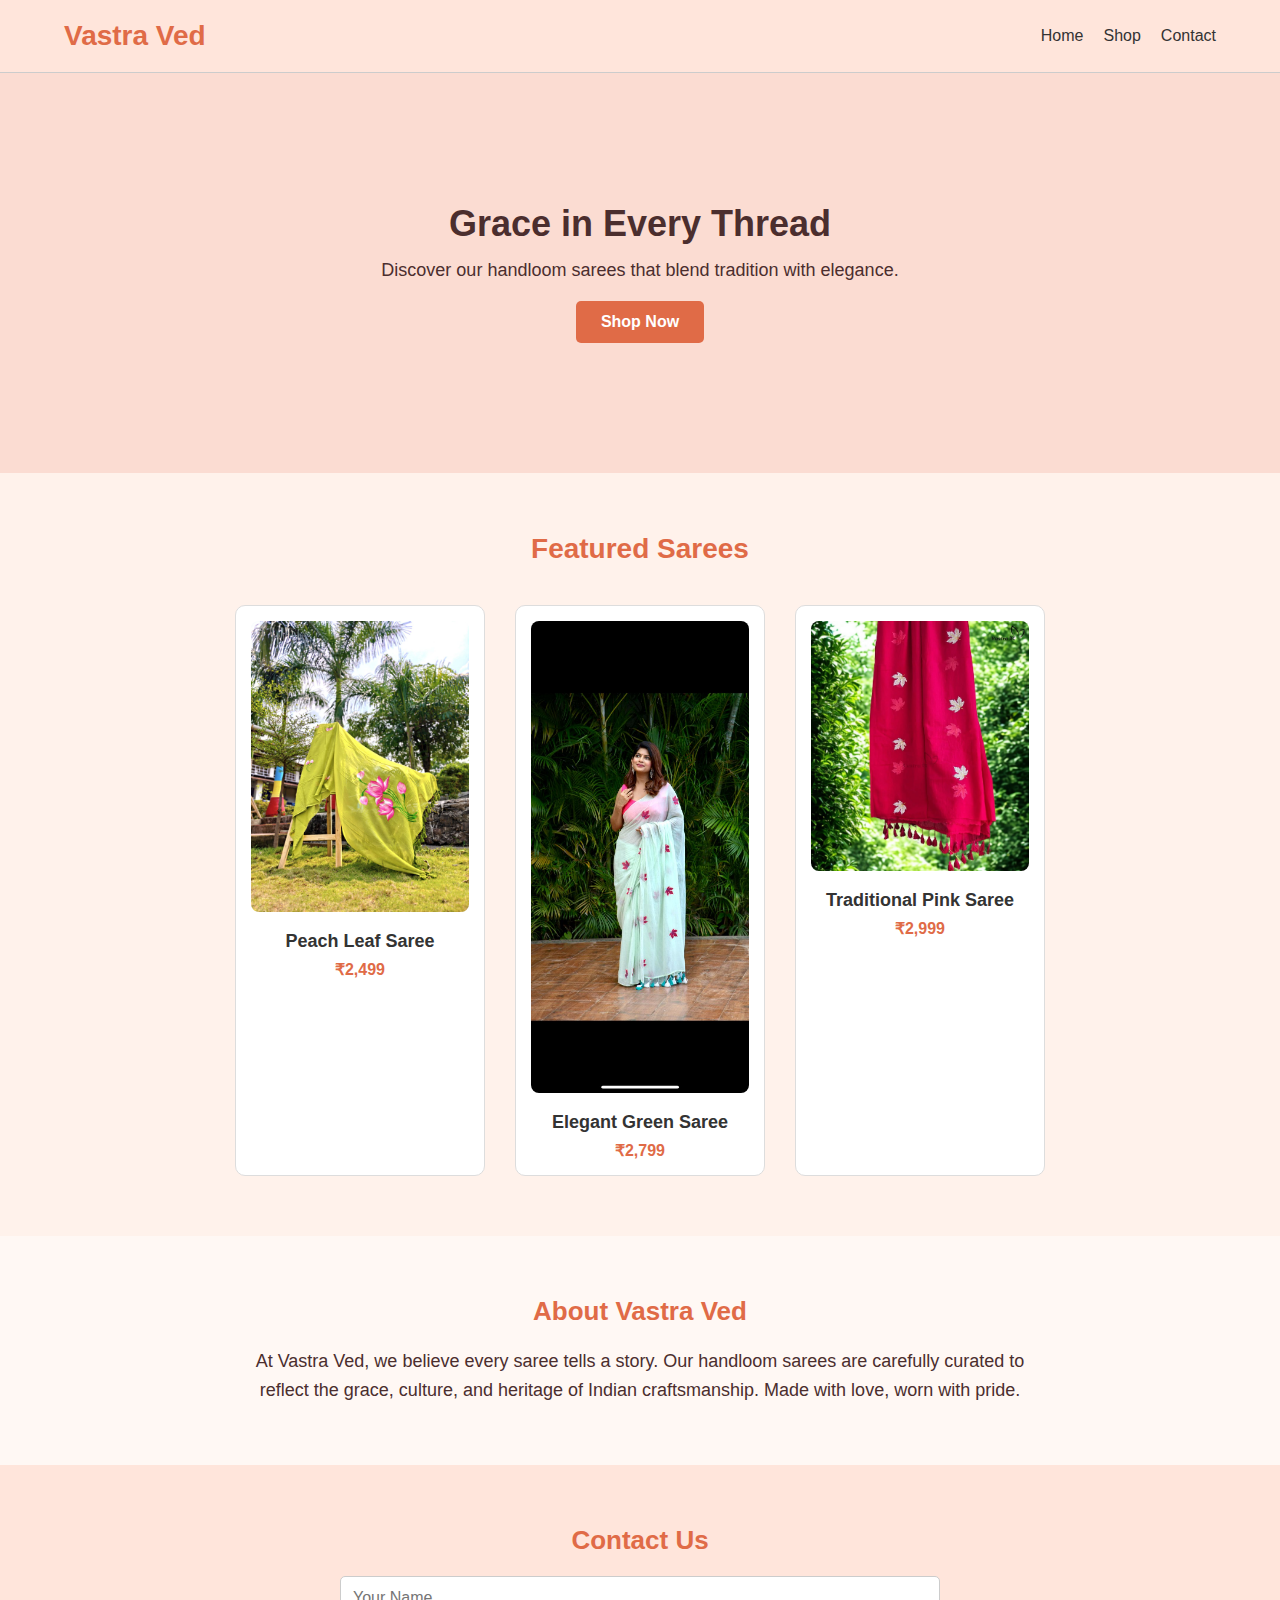
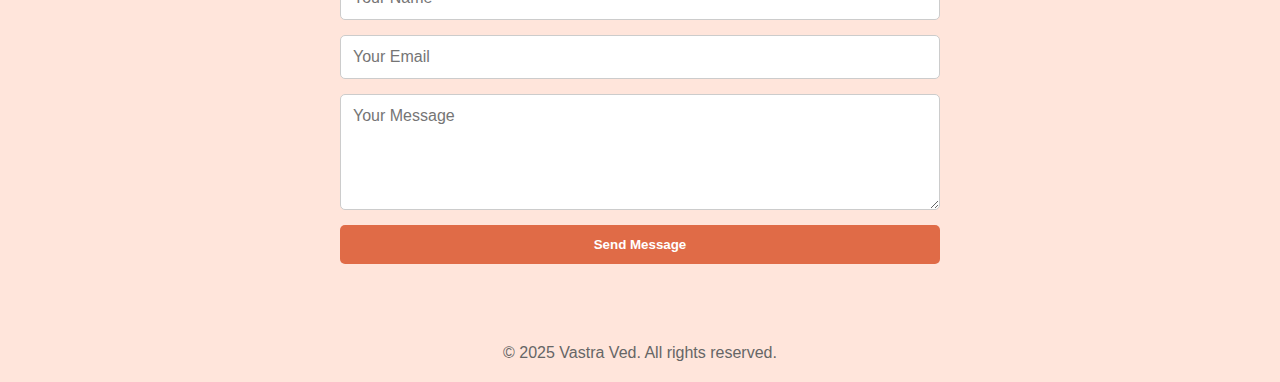
<file: VastraVed/index.html>
<!DOCTYPE html>
<html lang="en">
<head>
  <meta charset="UTF-8" />
  <meta name="viewport" content="width=device-width, initial-scale=1.0" />
  <title>Vastra Ved</title>
  <link rel="stylesheet" href="css/style.css" />
</head>
<body>
  <header>
  <div class="container">
    <div class="logo">Vastra Ved</div>
    <nav>
      <ul>
        <li><a href="index.html">Home</a></li>
        <li><a href="shop.html">Shop</a></li>
        <li><a href="#contact">Contact</a></li>
      </ul>
    </nav>
  </div>
</header>
<section class="hero">
  <div class="container">
    <h2>Grace in Every Thread</h2>
    <p>Discover our handloom sarees that blend tradition with elegance.</p>
    <a href="#" class="btn">Shop Now</a>
  </div>
</section>
  <section class="featured">
  <div class="container">
    <h3>Featured Sarees</h3>
    <div class="product-grid">
      <div class="product-card">
        <img src="images/saree1.jpg" alt="Peach Saree with Leaf Design" />
        <h4>Peach Leaf Saree</h4>
        <p>₹2,499</p>
      </div>
      <div class="product-card">
        <img src="images/saree2.jpg" alt="Elegant Saree Display" />
        <h4>Elegant Green Saree</h4>
        <p>₹2,799</p>
      </div>
      <div class="product-card">
        <img src="images/saree3.jpg" alt="Traditional Saree Design" />
        <h4>Traditional Pink Saree</h4>
        <p>₹2,999</p>
      </div>
    </div>
  </div>
</section>
<section class="about">
  <div class="container">
    <h3>About Vastra Ved</h3>
    <p>
      At Vastra Ved, we believe every saree tells a story. Our handloom sarees are carefully curated to reflect the grace, culture, and heritage of Indian craftsmanship. Made with love, worn with pride.
    </p>
  </div>
</section>
<section class="contact" id="contact">
  <div class="container">
    <h3>Contact Us</h3>
    <form>
      <input type="text" placeholder="Your Name" required />
      <input type="email" placeholder="Your Email" required />
      <textarea placeholder="Your Message" rows="5" required></textarea>
      <button type="submit">Send Message</button>
    </form>
  </div>
</section>
  <footer>
    <p>© 2025 Vastra Ved. All rights reserved.</p>
  </footer>
</body>
</html>
</file>
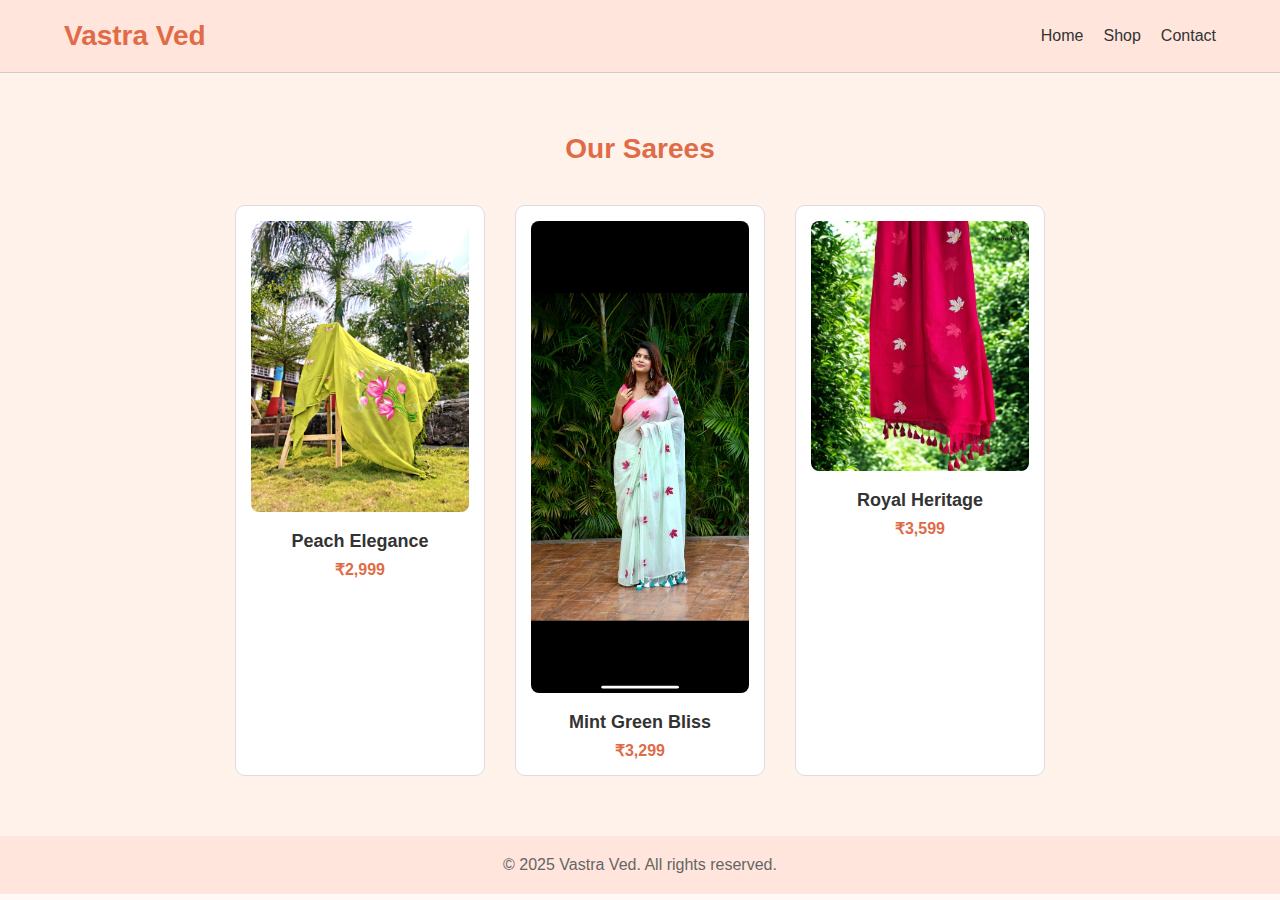
<file: shop.html>
<!DOCTYPE html>
<html lang="en">
<head>
  <meta charset="UTF-8" />
  <meta name="viewport" content="width=device-width, initial-scale=1.0"/>
  <title>Shop - Vastra Ved</title>
  <link rel="stylesheet" href="css/style.css" />
</head>
<body>
  <header>
  <div class="container">
    <div class="logo">Vastra Ved</div>
    <nav>
      <ul>
        <li><a href="index.html">Home</a></li>
        <li><a href="shop.html">Shop</a></li>
        <li><a href="#contact">Contact</a></li>
      </ul>
    </nav>
  </div>
</header>

  <section class="featured">
    <h3>Our Sarees</h3>
    <div class="product-grid">
      <div class="product-card">
        <img src="images/saree1.jpg" alt="Peach Saree" />
        <h4>Peach Elegance</h4>
        <p>₹2,999</p>
      </div>
      <div class="product-card">
        <img src="images/saree2.jpg" alt="Green Saree" />
        <h4>Mint Green Bliss</h4>
        <p>₹3,299</p>
      </div>
      <div class="product-card">
        <img src="images/saree3.jpg" alt="Traditional Saree" />
        <h4>Royal Heritage</h4>
        <p>₹3,599</p>
      </div>
    </div>
  </section>

  <footer>
    <p>© 2025 Vastra Ved. All rights reserved.</p>
  </footer>
</body>
</html>
</file>
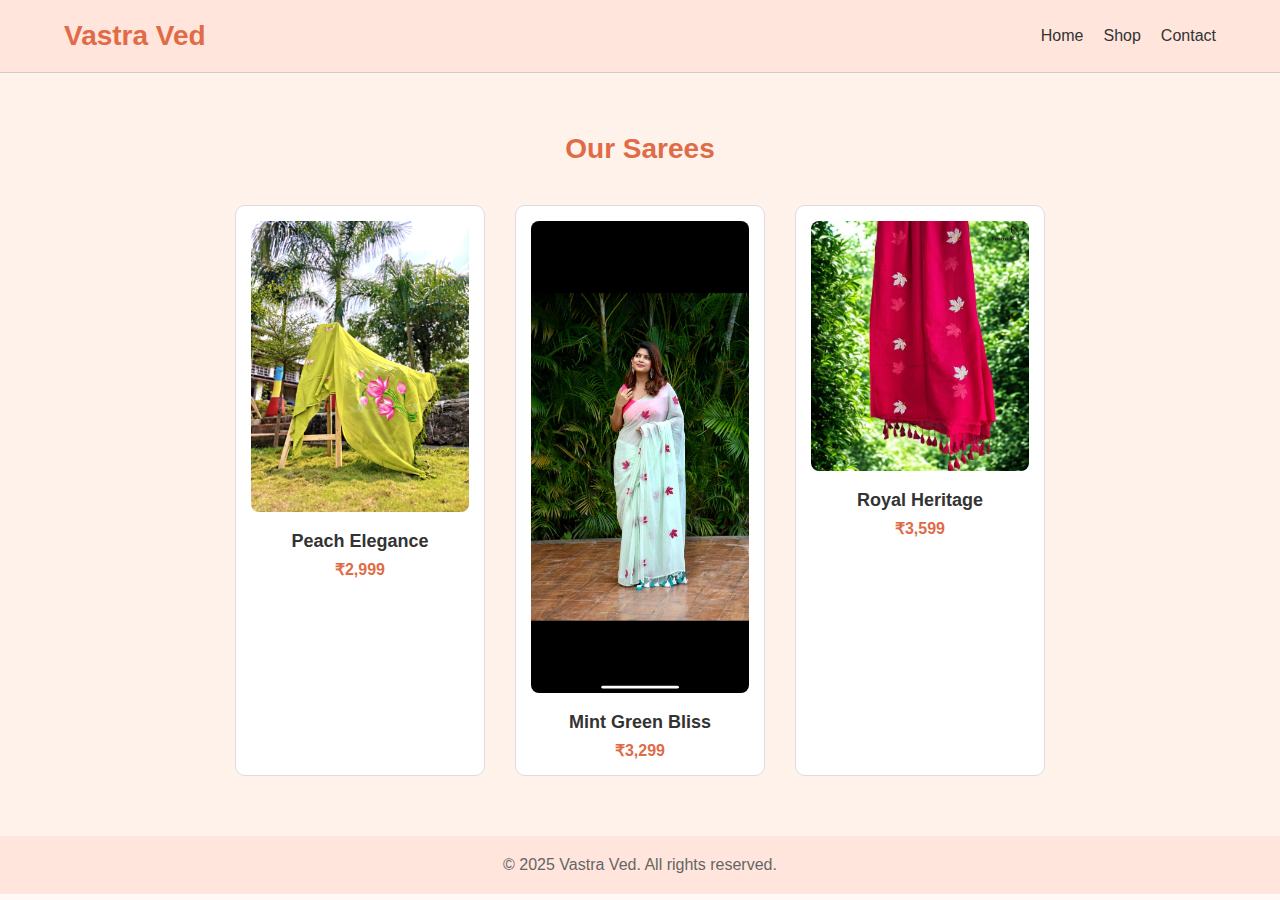
<file: VastraVed/shop.html>
<!DOCTYPE html>
<html lang="en">
<head>
  <meta charset="UTF-8" />
  <meta name="viewport" content="width=device-width, initial-scale=1.0"/>
  <title>Shop - Vastra Ved</title>
  <link rel="stylesheet" href="css/style.css" />
</head>
<body>
  <header>
  <div class="container">
    <div class="logo">Vastra Ved</div>
    <nav>
      <ul>
        <li><a href="index.html">Home</a></li>
        <li><a href="shop.html">Shop</a></li>
        <li><a href="#contact">Contact</a></li>
      </ul>
    </nav>
  </div>
</header>

  <section class="featured">
    <h3>Our Sarees</h3>
    <div class="product-grid">
      <div class="product-card">
        <img src="images/saree1.jpg" alt="Peach Saree" />
        <h4>Peach Elegance</h4>
        <p>₹2,999</p>
      </div>
      <div class="product-card">
        <img src="images/saree2.jpg" alt="Green Saree" />
        <h4>Mint Green Bliss</h4>
        <p>₹3,299</p>
      </div>
      <div class="product-card">
        <img src="images/saree3.jpg" alt="Traditional Saree" />
        <h4>Royal Heritage</h4>
        <p>₹3,599</p>
      </div>
    </div>
  </section>

  <footer>
    <p>© 2025 Vastra Ved. All rights reserved.</p>
  </footer>
</body>
</html>
</file>
<file: VastraVed/css/style.css>
/* Reset */
* {
  margin: 0;
  padding: 0;
  box-sizing: border-box;
}

body {
  font-family: 'Segoe UI', Tahoma, Geneva, Verdana, sans-serif;
  background-color: #fff8f4;
  color: #333;
}

/* Container */
.container {
  width: 90%;
  max-width: 1200px;
  margin: auto;
}

/* Header */
header {
  background-color: #ffe5db;
  padding: 20px 0;
  border-bottom: 1px solid #ccc;
}

.logo {
  font-size: 28px;
  color: #e06b47;
  font-weight: bold;
}

header .container {
  display: flex;
  justify-content: space-between;
  align-items: center;
}

nav ul {
  display: flex;
  list-style: none;
  gap: 20px;
  margin: 0;
}

nav a {
  text-decoration: none;
  color: #333;
  font-weight: 500;
}

nav a:hover {
  color: #e06b47;
}

/* Hero Section */
.hero {
  background-color: #fbdcd2;
  height: 400px;
  display: flex;
  align-items: center;
  color: #4b2e2e;
  padding: 40px;
  text-align: center;
}

.hero h2 {
  font-size: 36px;
  margin-bottom: 15px;
}

.hero p {
  font-size: 18px;
  margin-bottom: 20px;
}

.btn {
  display: inline-block;
  background-color: #e06b47;
  color: white;
  padding: 12px 25px;
  text-decoration: none;
  font-weight: bold;
  border-radius: 5px;
}

.btn:hover {
  background-color: #c45535;
}

/* Featured Sarees */
.featured {
  padding: 60px 0;
  background-color: #fff2eb;
}

.featured h3 {
  text-align: center;
  font-size: 28px;
  color: #e06b47;
  margin-bottom: 40px;
}

.product-grid {
  display: flex;
  gap: 30px;
  justify-content: center;
  flex-wrap: wrap;
}

.product-card {
  background: white;
  padding: 15px;
  border: 1px solid #ddd;
  width: 250px;
  text-align: center;
  border-radius: 10px;
  transition: transform 0.2s;
}

.product-card img {
  width: 100%;
  border-radius: 8px;
}

.product-card h4 {
  margin-top: 15px;
  font-size: 18px;
}

.product-card p {
  margin-top: 8px;
  color: #e06b47;
  font-weight: bold;
}

.product-card:hover {
  transform: scale(1.03);
}
.about {
  background-color: #fff8f4;
  padding: 60px 20px;
  text-align: center;
}

.about h3 {
  font-size: 26px;
  color: #e06b47;
  margin-bottom: 20px;
}

.about p {
  font-size: 18px;
  color: #4b2e2e;
  max-width: 800px;
  margin: 0 auto;
  line-height: 1.6;
}
.contact {
  background-color: #ffe5db;
  padding: 60px 20px;
  text-align: center;
}

.contact h3 {
  font-size: 26px;
  color: #e06b47;
  margin-bottom: 20px;
}

.contact form {
  max-width: 600px;
  margin: 0 auto;
  display: flex;
  flex-direction: column;
  gap: 15px;
}

.contact input,
.contact textarea {
  padding: 12px;
  border: 1px solid #ccc;
  border-radius: 5px;
  font-family: inherit;
  font-size: 16px;
}

.contact button {
  background-color: #e06b47;
  color: white;
  padding: 12px;
  border: none;
  border-radius: 5px;
  font-weight: bold;
  cursor: pointer;
}

.contact button:hover {
  background-color: #c45535;
}

/* Footer */
footer {
  background-color: #ffe5db;
  padding: 20px 0;
  text-align: center;
  color: #666;
}
/* Responsive Design */
@media (max-width: 768px) {
  header .container {
    flex-direction: column;
    align-items: center;
  }

  nav ul {
    flex-direction: column;
    gap: 10px;
    margin-top: 10px;
  }

  .hero {
    flex-direction: column;
    height: auto;
    padding: 30px 20px;
  }

  .hero h2 {
    font-size: 28px;
  }

  .product-grid {
    flex-direction: column;
    align-items: center;
  }

  .product-card {
    width: 90%;
  }

  .about p {
    padding: 0 10px;
  }
}
</file>
<file: css/style.css>
/* Reset */
* {
  margin: 0;
  padding: 0;
  box-sizing: border-box;
}

body {
  font-family: 'Segoe UI', Tahoma, Geneva, Verdana, sans-serif;
  background-color: #fff8f4;
  color: #333;
}

/* Container */
.container {
  width: 90%;
  max-width: 1200px;
  margin: auto;
}

/* Header */
header {
  background-color: #ffe5db;
  padding: 20px 0;
  border-bottom: 1px solid #ccc;
}

.logo {
  font-size: 28px;
  color: #e06b47;
  font-weight: bold;
}

header .container {
  display: flex;
  justify-content: space-between;
  align-items: center;
}

nav ul {
  display: flex;
  list-style: none;
  gap: 20px;
  margin: 0;
}

nav a {
  text-decoration: none;
  color: #333;
  font-weight: 500;
}

nav a:hover {
  color: #e06b47;
}

/* Hero Section */
.hero {
  background-color: #fbdcd2;
  height: 400px;
  display: flex;
  align-items: center;
  color: #4b2e2e;
  padding: 40px;
  text-align: center;
}

.hero h2 {
  font-size: 36px;
  margin-bottom: 15px;
}

.hero p {
  font-size: 18px;
  margin-bottom: 20px;
}

.btn {
  display: inline-block;
  background-color: #e06b47;
  color: white;
  padding: 12px 25px;
  text-decoration: none;
  font-weight: bold;
  border-radius: 5px;
}

.btn:hover {
  background-color: #c45535;
}

/* Featured Sarees */
.featured {
  padding: 60px 0;
  background-color: #fff2eb;
}

.featured h3 {
  text-align: center;
  font-size: 28px;
  color: #e06b47;
  margin-bottom: 40px;
}

.product-grid {
  display: flex;
  gap: 30px;
  justify-content: center;
  flex-wrap: wrap;
}

.product-card {
  background: white;
  padding: 15px;
  border: 1px solid #ddd;
  width: 250px;
  text-align: center;
  border-radius: 10px;
  transition: transform 0.2s;
}

.product-card img {
  width: 100%;
  border-radius: 8px;
}

.product-card h4 {
  margin-top: 15px;
  font-size: 18px;
}

.product-card p {
  margin-top: 8px;
  color: #e06b47;
  font-weight: bold;
}

.product-card:hover {
  transform: scale(1.03);
}
.about {
  background-color: #fff8f4;
  padding: 60px 20px;
  text-align: center;
}

.about h3 {
  font-size: 26px;
  color: #e06b47;
  margin-bottom: 20px;
}

.about p {
  font-size: 18px;
  color: #4b2e2e;
  max-width: 800px;
  margin: 0 auto;
  line-height: 1.6;
}
.contact {
  background-color: #ffe5db;
  padding: 60px 20px;
  text-align: center;
}

.contact h3 {
  font-size: 26px;
  color: #e06b47;
  margin-bottom: 20px;
}

.contact form {
  max-width: 600px;
  margin: 0 auto;
  display: flex;
  flex-direction: column;
  gap: 15px;
}

.contact input,
.contact textarea {
  padding: 12px;
  border: 1px solid #ccc;
  border-radius: 5px;
  font-family: inherit;
  font-size: 16px;
}

.contact button {
  background-color: #e06b47;
  color: white;
  padding: 12px;
  border: none;
  border-radius: 5px;
  font-weight: bold;
  cursor: pointer;
}

.contact button:hover {
  background-color: #c45535;
}

/* Footer */
footer {
  background-color: #ffe5db;
  padding: 20px 0;
  text-align: center;
  color: #666;
}
/* Responsive Design */
@media (max-width: 768px) {
  header .container {
    flex-direction: column;
    align-items: center;
  }

  nav ul {
    flex-direction: column;
    gap: 10px;
    margin-top: 10px;
  }

  .hero {
    flex-direction: column;
    height: auto;
    padding: 30px 20px;
  }

  .hero h2 {
    font-size: 28px;
  }

  .product-grid {
    flex-direction: column;
    align-items: center;
  }

  .product-card {
    width: 90%;
  }

  .about p {
    padding: 0 10px;
  }
}
</file>
